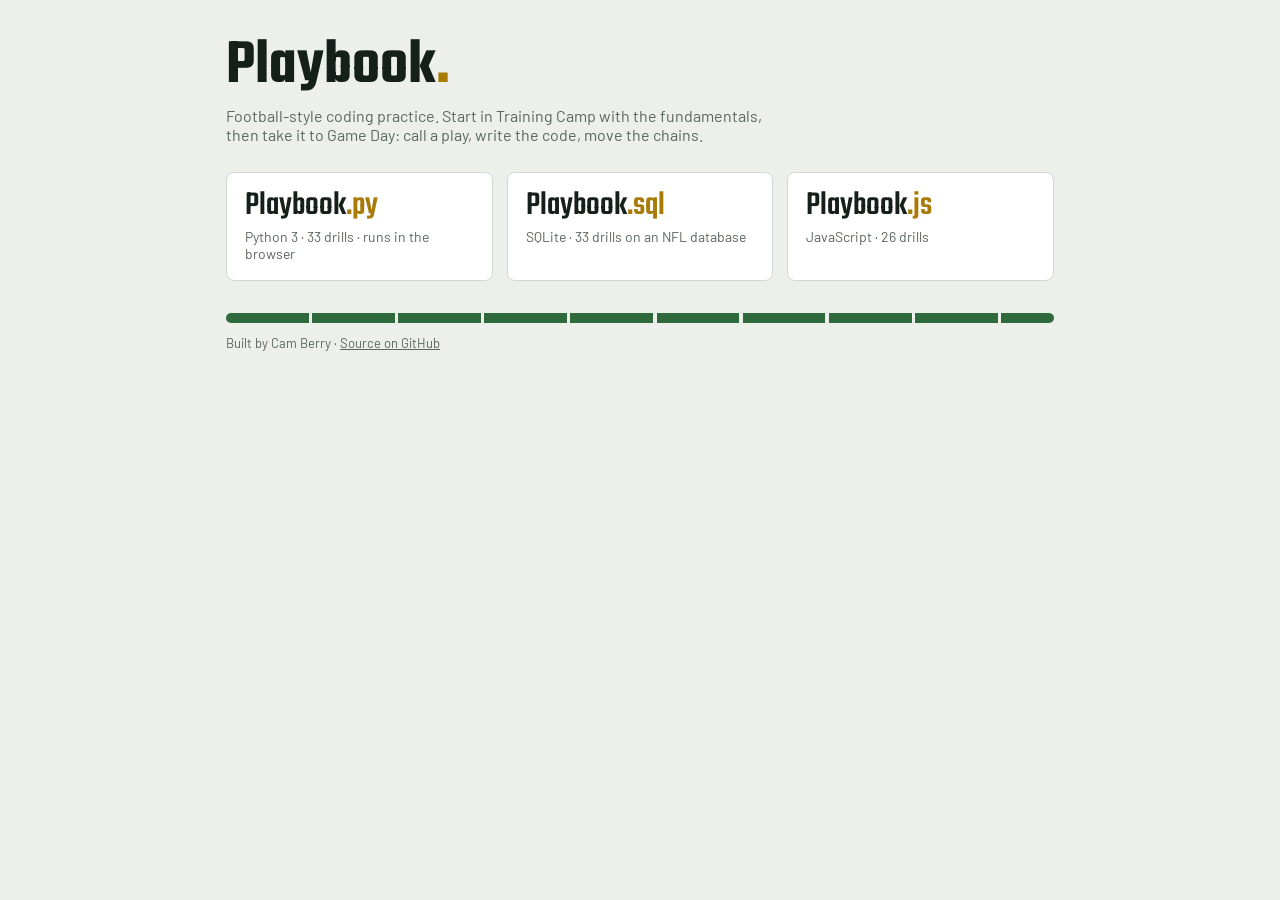
<file: index.html>
<!doctype html>
<html lang="en">
<head>
<meta charset="utf-8">
<meta name="viewport" content="width=device-width, initial-scale=1">
<title>Playbook Coding Games</title>
<link rel="stylesheet" href="https://fonts.googleapis.com/css2?family=Teko:wght@500;600&family=Barlow:wght@400;600&display=swap">
<style>
  :root { --bg: #EDF0EA; --surface: #FFFFFF; --ink: #16201A; --muted: #5A665E; --line: #D2D9D0; --gold: #A87A06; --turf: #2E6A3C; }
  @media (prefers-color-scheme: dark) { :root { --bg: #0C110E; --surface: #141B17; --ink: #E4EAE3; --muted: #94A198; --line: #26312A; --gold: #E3B53E; --turf: #23542F; color-scheme: dark; } }
  * { box-sizing: border-box; }
  body { margin: 0; background: var(--bg); color: var(--ink); font-family: "Barlow", system-ui, sans-serif; }
  .wrap { max-width: 860px; margin: 0 auto; padding: 40px max(16px, env(safe-area-inset-left, 0px)) 48px; }
  h1 { font-family: "Teko", "Arial Narrow", sans-serif; font-weight: 600; font-size: 64px; line-height: 0.85; margin: 0; }
  h1 span { color: var(--gold); }
  p.lead { color: var(--muted); max-width: 60ch; margin: 12px 0 28px; }
  .grid { display: grid; grid-template-columns: repeat(auto-fit, minmax(220px, 1fr)); gap: 14px; }
  a.card { display: flex; flex-direction: column; gap: 6px; padding: 18px; background: var(--surface); border: 1px solid var(--line); border-radius: 8px; color: inherit; text-decoration: none; transition: border-color .15s, transform .15s; }
  a.card:hover { border-color: var(--gold); transform: translateY(-2px); }
  a.card b { font-family: "Teko", "Arial Narrow", sans-serif; font-size: 34px; font-weight: 500; line-height: 0.9; }
  a.card b span { color: var(--gold); }
  a.card small { color: var(--muted); font-size: 14px; }
  .field { height: 10px; border-radius: 5px; margin: 32px 0 12px; background: repeating-linear-gradient(90deg, var(--turf) 0 10%, transparent 10% 10.4%); }
  footer { color: var(--muted); font-size: 13px; }
  footer a { color: inherit; }
</style>
</head>
<body>
<div class="wrap">
  <h1>Playbook<span>.</span></h1>
  <p class="lead">Football-style coding practice. Start in Training Camp with the fundamentals, then take it to Game Day: call a play, write the code, move the chains.</p>
  <div class="grid">
    <a class="card" href="games/playbook-py.html"><b>Playbook<span>.py</span></b><small>Python 3 · 33 drills · runs in the browser</small></a>
    <a class="card" href="games/playbook-sql.html"><b>Playbook<span>.sql</span></b><small>SQLite · 33 drills on an NFL database</small></a>
    <a class="card" href="games/playbook-js.html"><b>Playbook<span>.js</span></b><small>JavaScript · 26 drills</small></a>
  </div>
  <div class="field"></div>
  <footer>Built by Cam Berry · <a href="https://github.com/cameronberry3658/playbook-gamescb">Source on GitHub</a></footer>
</div>
</body>
</html>
</file>
